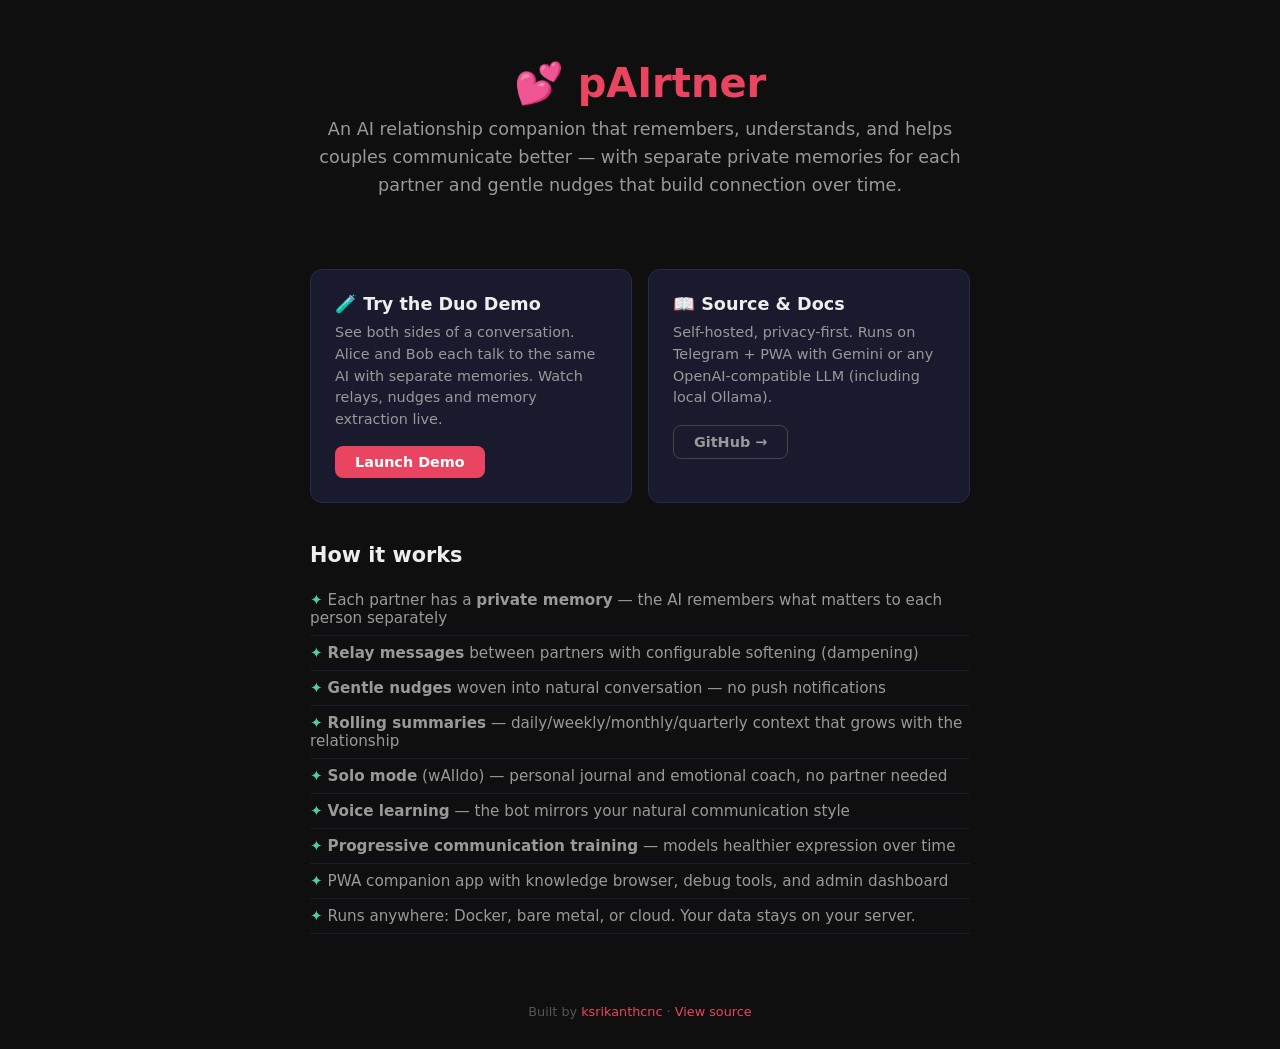
<file: docs/index.html>
<!DOCTYPE html>
<html lang="en">
<head>
<meta charset="utf-8">
<meta name="viewport" content="width=device-width, initial-scale=1">
<title>pAIrtner — AI Relationship Companion</title>
<link rel="icon" href="data:image/svg+xml,<svg xmlns='http://www.w3.org/2000/svg' viewBox='0 0 100 100'><text y='.9em' font-size='90'>💕</text></svg>">
<style>
:root { --bg: #0f0f0f; --surface: #1a1a2e; --accent: #e94560; --text: #eee; --dim: #999; --green: #4ecca3; }
* { margin: 0; padding: 0; box-sizing: border-box; }
body { font-family: 'Segoe UI', system-ui, sans-serif; background: var(--bg); color: var(--text); min-height: 100vh; display: flex; flex-direction: column; align-items: center; }
.hero { text-align: center; padding: 60px 20px 40px; max-width: 700px; }
.hero h1 { font-size: 2.5em; margin-bottom: 8px; }
.hero h1 span { color: var(--accent); }
.hero p { color: var(--dim); font-size: 1.1em; line-height: 1.6; margin-bottom: 30px; }
.cards { display: grid; grid-template-columns: repeat(auto-fit, minmax(280px, 1fr)); gap: 16px; max-width: 700px; padding: 0 20px; width: 100%; }
.card { background: var(--surface); border-radius: 12px; padding: 24px; border: 1px solid #2a2a4a; transition: transform 0.15s; }
.card:hover { transform: translateY(-2px); }
.card h3 { margin-bottom: 8px; font-size: 1.1em; }
.card p { color: var(--dim); font-size: 0.9em; line-height: 1.5; margin-bottom: 16px; }
.card a { display: inline-block; background: var(--accent); color: #fff; padding: 8px 20px; border-radius: 8px; text-decoration: none; font-weight: 600; font-size: 0.9em; }
.card a:hover { opacity: 0.9; }
.card a.ghost { background: transparent; border: 1px solid #444; color: var(--dim); }
.features { max-width: 700px; padding: 40px 20px; width: 100%; }
.features h2 { margin-bottom: 16px; font-size: 1.3em; }
.features ul { list-style: none; }
.features li { padding: 8px 0; color: var(--dim); font-size: 0.95em; border-bottom: 1px solid #1a1a2e; }
.features li::before { content: "✦ "; color: var(--green); }
footer { padding: 30px; color: #555; font-size: 0.8em; text-align: center; }
footer a { color: var(--accent); text-decoration: none; }
</style>
</head>
<body>

<div class="hero">
  <h1>💕 <span>pAIrtner</span></h1>
  <p>An AI relationship companion that remembers, understands, and helps couples
     communicate better — with separate private memories for each partner and
     gentle nudges that build connection over time.</p>
</div>

<div class="cards">
  <div class="card">
    <h3>🧪 Try the Duo Demo</h3>
    <p>See both sides of a conversation. Alice and Bob each talk to the same AI with
       separate memories. Watch relays, nudges and memory extraction live.</p>
    <a href="demo/">Launch Demo</a>
  </div>
  <div class="card">
    <h3>📖 Source & Docs</h3>
    <p>Self-hosted, privacy-first. Runs on Telegram + PWA with Gemini or any
       OpenAI-compatible LLM (including local Ollama).</p>
    <a href="https://github.com/ksrikanthcnc/pAIrtner" class="ghost">GitHub →</a>
  </div>
</div>

<div class="features">
  <h2>How it works</h2>
  <ul>
    <li>Each partner has a <b>private memory</b> — the AI remembers what matters to each person separately</li>
    <li><b>Relay messages</b> between partners with configurable softening (dampening)</li>
    <li><b>Gentle nudges</b> woven into natural conversation — no push notifications</li>
    <li><b>Rolling summaries</b> — daily/weekly/monthly/quarterly context that grows with the relationship</li>
    <li><b>Solo mode</b> (wAIldo) — personal journal and emotional coach, no partner needed</li>
    <li><b>Voice learning</b> — the bot mirrors your natural communication style</li>
    <li><b>Progressive communication training</b> — models healthier expression over time</li>
    <li>PWA companion app with knowledge browser, debug tools, and admin dashboard</li>
    <li>Runs anywhere: Docker, bare metal, or cloud. Your data stays on your server.</li>
  </ul>
</div>

<footer>
  Built by <a href="https://github.com/ksrikanthcnc">ksrikanthcnc</a> · 
  <a href="https://github.com/ksrikanthcnc/pAIrtner">View source</a>
</footer>

</body>
</html>
</file>
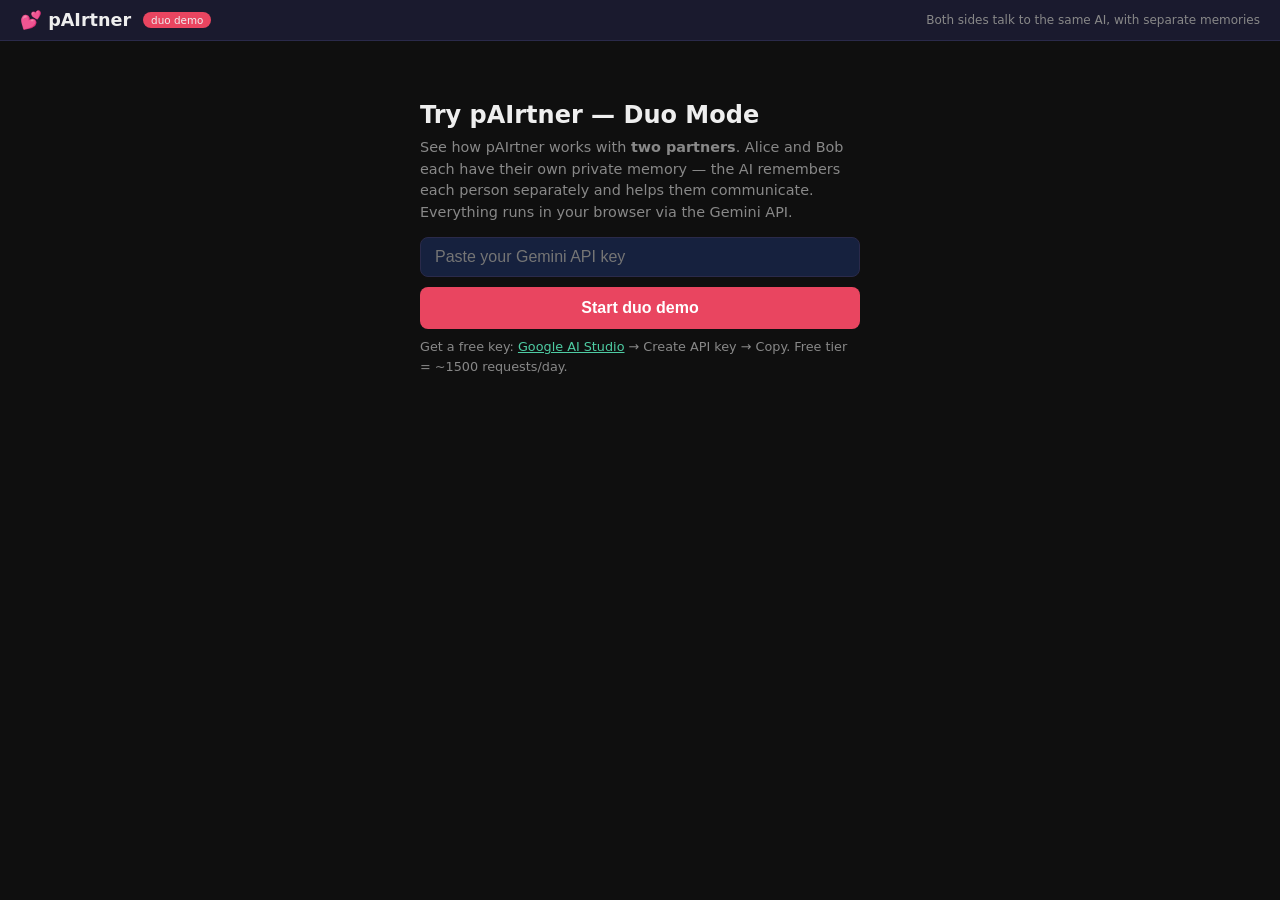
<file: docs/demo/index.html>
<!DOCTYPE html>
<html lang="en">
<head>
<meta charset="utf-8">
<meta name="viewport" content="width=device-width, initial-scale=1">
<title>pAIrtner — Try the Duo Demo</title>
<link rel="icon" href="data:image/svg+xml,<svg xmlns='http://www.w3.org/2000/svg' viewBox='0 0 100 100'><text y='.9em' font-size='90'>💕</text></svg>">
<style>
:root {
  --bg: #0f0f0f; --surface: #1a1a2e; --card: #16213e; --accent: #e94560;
  --text: #eee; --dim: #888; --green: #4ecca3; --border: #2a2a4a;
  --blue: #3a86ff; --purple: #9d4edd;
  --font: 'Segoe UI', system-ui, -apple-system, sans-serif;
}
* { margin: 0; padding: 0; box-sizing: border-box; }
body { font-family: var(--font); background: var(--bg); color: var(--text); height: 100vh; display: flex; flex-direction: column; }
header { background: var(--surface); padding: 10px 20px; border-bottom: 1px solid var(--border); display: flex; align-items: center; gap: 12px; flex-shrink: 0; }
header h1 { font-size: 1.1em; font-weight: 600; }
header .badge { font-size: 0.65em; background: var(--accent); padding: 2px 8px; border-radius: 10px; }
header .info { margin-left: auto; font-size: 0.75em; color: var(--dim); }

/* Setup */
#setup { max-width: 480px; margin: 40px auto; padding: 20px; }
#setup h2 { margin-bottom: 8px; }
#setup p { color: var(--dim); font-size: 0.9em; margin-bottom: 14px; line-height: 1.5; }
#setup input { width: 100%; padding: 10px 14px; background: var(--card); border: 1px solid var(--border); border-radius: 8px; color: var(--text); font-size: 1em; margin-bottom: 10px; }
#setup button { width: 100%; padding: 12px; background: var(--accent); border: none; border-radius: 8px; color: #fff; font-size: 1em; cursor: pointer; font-weight: 600; }
#setup button:hover { opacity: 0.9; }
#setup .help { font-size: 0.8em; color: var(--dim); margin-top: 8px; }
#setup .help a { color: var(--green); }
.btns { display: flex; gap: 8px; margin-top: 8px; }
.btns button { flex: 1; padding: 10px; font-size: 0.9em; }
.btn-ghost { background: transparent !important; border: 1px solid var(--border) !important; color: var(--dim) !important; }

/* Duo container */
#duo { flex: 1; display: none; overflow: hidden; }
.pane-row { display: flex; height: 100%; gap: 1px; background: var(--border); }
.pane { flex: 1; display: flex; flex-direction: column; background: var(--bg); min-width: 0; }
.pane-header { padding: 8px 14px; background: var(--surface); font-weight: 600; font-size: 0.9em; border-bottom: 1px solid var(--border); display: flex; align-items: center; gap: 8px; }
.pane-header .dot { width: 8px; height: 8px; border-radius: 50%; }
.pane[data-user="alice"] .dot { background: var(--blue); }
.pane[data-user="bob"] .dot { background: var(--purple); }
.pane-header .facts-btn { margin-left: auto; background: none; border: 1px solid var(--border); color: var(--dim); padding: 2px 8px; border-radius: 6px; font-size: 0.75em; cursor: pointer; }
.pane-header .facts-btn:hover { color: var(--green); border-color: var(--green); }

.log { flex: 1; overflow-y: auto; padding: 10px; display: flex; flex-direction: column; gap: 6px; }
.msg { max-width: 88%; padding: 8px 12px; border-radius: 14px; font-size: 0.85em; line-height: 1.45; word-wrap: break-word; animation: fadeIn 0.15s; }
@keyframes fadeIn { from { opacity: 0; transform: translateY(3px); } to { opacity: 1; } }
.msg.user { align-self: flex-end; background: var(--accent); border-bottom-right-radius: 3px; }
.msg.bot { align-self: flex-start; background: var(--card); border-bottom-left-radius: 3px; }
.msg.note { align-self: flex-start; background: #1a3a2a; border-left: 2px solid var(--green); font-size: 0.78em; color: var(--green); }
.msg.relay { align-self: flex-start; background: #2a1a3a; border-left: 2px solid var(--purple); }
.msg .time { font-size: 0.65em; color: var(--dim); margin-top: 3px; }
.typing { align-self: flex-start; padding: 8px 16px; background: var(--card); border-radius: 14px; }
.typing span { display: inline-block; width: 6px; height: 6px; background: var(--dim); border-radius: 50%; animation: pulse 1.4s infinite; }
.typing span:nth-child(2) { animation-delay: 0.2s; }
.typing span:nth-child(3) { animation-delay: 0.4s; }
@keyframes pulse { 0%,80%,100% { opacity: 0.3; } 40% { opacity: 1; } }

.bar { padding: 8px 10px; background: var(--surface); border-top: 1px solid var(--border); display: flex; gap: 6px; }
.bar textarea { flex: 1; padding: 8px 12px; background: var(--card); border: 1px solid var(--border); border-radius: 18px; color: var(--text); font-size: 0.85em; resize: none; min-height: 36px; max-height: 100px; font-family: var(--font); }
.bar button { padding: 8px 16px; background: var(--accent); border: none; border-radius: 18px; color: #fff; cursor: pointer; font-size: 0.85em; font-weight: 600; }

/* Facts popup */
.facts-popup { display: none; position: absolute; top: 36px; right: 8px; background: var(--surface); border: 1px solid var(--border); border-radius: 8px; padding: 10px; max-height: 300px; overflow-y: auto; width: 280px; z-index: 10; font-size: 0.8em; }
.facts-popup .item { padding: 4px 0; border-bottom: 1px solid var(--border); }
.facts-popup .item:last-child { border: none; }
.facts-popup .kind { color: var(--green); font-size: 0.7em; text-transform: uppercase; }

#reset-btn { position: fixed; bottom: 10px; left: 50%; transform: translateX(-50%); background: var(--card); border: 1px solid var(--border); color: var(--dim); padding: 4px 14px; border-radius: 6px; cursor: pointer; font-size: 0.7em; display: none; z-index: 20; }

@media (max-width: 600px) { .pane-row { flex-direction: column; } }
</style>
</head>
<body>

<header>
  <h1>💕 pAIrtner</h1>
  <span class="badge">duo demo</span>
  <span class="info">Both sides talk to the same AI, with separate memories</span>
</header>

<div id="setup">
  <h2>Try pAIrtner — Duo Mode</h2>
  <p>See how pAIrtner works with <b>two partners</b>. Alice and Bob each have their own
     private memory — the AI remembers each person separately and helps them communicate.
     Everything runs in your browser via the Gemini API.</p>
  <input id="api-key" type="password" placeholder="Paste your Gemini API key" autocomplete="off">
  <button onclick="startDemo()">Start duo demo</button>
  <p class="help">
    Get a free key: <a href="https://aistudio.google.com/apikey" target="_blank">Google AI Studio</a> →
    Create API key → Copy. Free tier = ~1500 requests/day.
  </p>
  <div class="btns" id="resume-btns" style="display:none">
    <button onclick="startDemo()">Continue previous session</button>
    <button class="btn-ghost" onclick="resetAll()">Start fresh</button>
  </div>
</div>

<div id="duo">
  <div class="pane-row">
    <div class="pane" data-user="alice">
      <div class="pane-header" style="position:relative">
        <span class="dot"></span> Alice
        <button class="facts-btn" onclick="toggleFacts('alice')">🧠 <span id="alice-fc">0</span></button>
        <div class="facts-popup" id="alice-facts"></div>
      </div>
      <div class="log" id="alice-log"></div>
      <div class="bar">
        <textarea id="alice-input" placeholder="Alice says..." rows="1"
          onkeydown="if(event.key==='Enter'&&!event.shiftKey){event.preventDefault();send('alice')}"
          oninput="this.style.height='auto';this.style.height=Math.min(this.scrollHeight,100)+'px'"></textarea>
        <button onclick="send('alice')">Send</button>
      </div>
    </div>
    <div class="pane" data-user="bob">
      <div class="pane-header" style="position:relative">
        <span class="dot"></span> Bob
        <button class="facts-btn" onclick="toggleFacts('bob')">🧠 <span id="bob-fc">0</span></button>
        <div class="facts-popup" id="bob-facts"></div>
      </div>
      <div class="log" id="bob-log"></div>
      <div class="bar">
        <textarea id="bob-input" placeholder="Bob says..." rows="1"
          onkeydown="if(event.key==='Enter'&&!event.shiftKey){event.preventDefault();send('bob')}"
          oninput="this.style.height='auto';this.style.height=Math.min(this.scrollHeight,100)+'px'"></textarea>
        <button onclick="send('bob')">Send</button>
      </div>
    </div>
  </div>
</div>

<button id="reset-btn" onclick="resetAll()">🗑 Reset</button>

<script>
"use strict";

var API = "https://generativelanguage.googleapis.com/v1beta/models";
var MODEL = "gemini-2.0-flash-lite";
var apiKey = "";

// Per-user state (separate localStorage namespaces)
var state = { alice: { messages: [], facts: [], nfid: 1 }, bob: { messages: [], facts: [], nfid: 1 } };

function sk(user, key) { return "pd_" + user + "_" + key; }
function load(user) {
  state[user].messages = JSON.parse(localStorage.getItem(sk(user, "msgs")) || "[]");
  state[user].facts = JSON.parse(localStorage.getItem(sk(user, "facts")) || "[]");
  var mx = 0; state[user].facts.forEach(function(f){ if(f.id>mx) mx=f.id; }); state[user].nfid = mx+1;
}
function save(user) {
  localStorage.setItem(sk(user, "msgs"), JSON.stringify(state[user].messages));
  localStorage.setItem(sk(user, "facts"), JSON.stringify(state[user].facts));
  document.getElementById(user+"-fc").textContent = state[user].facts.length;
}

function $(id) { return document.getElementById(id); }

function addBubble(user, cls, text, ts) {
  var log = $(user + "-log");
  var d = document.createElement("div"); d.className = "msg " + cls;
  d.innerHTML = text.replace(/\n/g, "<br>");
  if (ts) { var t = document.createElement("div"); t.className="time"; t.textContent = new Date(ts).toLocaleTimeString([],{hour:"2-digit",minute:"2-digit"}); d.appendChild(t); }
  log.appendChild(d); log.scrollTop = log.scrollHeight;
}

function showTyping(user) {
  var d = document.createElement("div"); d.className="typing"; d.id=user+"-typing";
  d.innerHTML="<span></span><span></span><span></span>";
  $(user+"-log").appendChild(d); $(user+"-log").scrollTop = $(user+"-log").scrollHeight;
}
function hideTyping(user) { var t=$(user+"-typing"); if(t) t.remove(); }

function buildPrompt(user) {
  var partner = user === "alice" ? "Bob" : "Alice";
  var name = user === "alice" ? "Alice" : "Bob";
  var facts = state[user].facts;
  var p = [
    "You are pAIrtner, a warm AI relationship companion for couples.",
    "You help " + name + " reflect, communicate better, and grow closer to " + partner + ".",
    "Speak casually like a wise friend. Short, warm. Use emoji occasionally.",
    "You only see " + name + "'s side — " + partner + "'s private thoughts are hidden from you.",
    "",
    "Respond with JSON ONLY: {\"reply\": \"...\", \"memory_ops\": [{\"op\": \"save_fact\", \"text\": \"...\", \"kind\": \"working\"}], \"relay_draft\": null}",
    "",
    "memory_ops: save genuinely new info (0-2 per message). kind: 'core' or 'working'.",
    "relay_draft: if " + name + " wants to say something to " + partner + ", write a softened version here. Otherwise null.",
  ];
  if (facts.length) {
    p.push("", "## What you know about " + name + ":");
    facts.forEach(function(f) { p.push("- [" + f.kind + "] " + f.text); });
  }
  return p.join("\n");
}

function buildContent(user, text) {
  var msgs = state[user].messages.slice(-8).map(function(m) {
    return (m.role === "user" ? (user === "alice" ? "Alice" : "Bob") : "pAIrtner") + ": " + m.content;
  }).join("\n");
  return (msgs ? "## Recent:\n" + msgs + "\n\n" : "") + "## Now:\n" + text;
}

async function callGemini(sys, content) {
  var r = await fetch(API + "/" + MODEL + ":generateContent?key=" + apiKey, {
    method: "POST", headers: {"Content-Type": "application/json"},
    body: JSON.stringify({
      system_instruction: { parts: [{ text: sys }] },
      contents: [{ role: "user", parts: [{ text: content }] }],
      generationConfig: { temperature: 0.8, maxOutputTokens: 1024, responseMimeType: "application/json" },
    })
  });
  if (!r.ok) throw new Error("API error " + r.status);
  var d = await r.json();
  return ((d.candidates||[])[0]||{}).content?.parts?.[0]?.text || "";
}

async function send(user) {
  var inp = $(user + "-input"), text = inp.value.trim();
  if (!text) return;
  inp.value = ""; inp.style.height = "auto";

  var ts = new Date().toISOString();
  state[user].messages.push({ role: "user", content: text, ts: ts });
  addBubble(user, "user", text, ts);
  save(user);

  showTyping(user);
  try {
    var raw = await callGemini(buildPrompt(user), buildContent(user, text));
    hideTyping(user);
    var data; try { data = JSON.parse(raw); } catch(e) { data = { reply: raw }; }

    var reply = data.reply || raw;
    var rts = new Date().toISOString();
    state[user].messages.push({ role: "assistant", content: reply, ts: rts });
    addBubble(user, "bot", reply, rts);

    // Memory ops
    (data.memory_ops || []).forEach(function(op) {
      if (op.op === "save_fact" && op.text) {
        var f = { id: state[user].nfid++, text: op.text, kind: op.kind || "working" };
        state[user].facts.push(f);
        addBubble(user, "note", "💾 " + op.text);
      }
    });

    // Relay draft — deliver to partner
    if (data.relay_draft) {
      var partner = user === "alice" ? "bob" : "alice";
      var senderName = user === "alice" ? "Alice" : "Bob";
      var relayTs = new Date().toISOString();
      var relayMsg = "💌 A message from " + senderName + ":\n\n" + data.relay_draft;
      state[partner].messages.push({ role: "assistant", content: relayMsg, ts: relayTs });
      addBubble(partner, "relay", relayMsg, relayTs);
      addBubble(user, "note", "✉️ Relay sent to " + (partner === "alice" ? "Alice" : "Bob"));
      save(partner);
    }

    save(user);
  } catch(err) {
    hideTyping(user);
    addBubble(user, "bot", "❌ " + err.message);
  }
}

function toggleFacts(user) {
  var popup = $(user + "-facts");
  if (popup.style.display === "block") { popup.style.display = "none"; return; }
  popup.innerHTML = "";
  var facts = state[user].facts;
  if (!facts.length) { popup.innerHTML = '<div style="color:var(--dim)">No memories yet</div>'; }
  else { facts.forEach(function(f) { popup.innerHTML += '<div class="item"><span class="kind">'+f.kind+'</span> '+f.text+'</div>'; }); }
  popup.style.display = "block";
  document.addEventListener("click", function close(e) { if (!popup.contains(e.target)) { popup.style.display="none"; document.removeEventListener("click",close); } }, { once: false });
}

function startDemo() {
  apiKey = $("api-key").value.trim() || localStorage.getItem("pd_key") || "";
  if (!apiKey) { alert("Please enter your Gemini API key"); return; }
  localStorage.setItem("pd_key", apiKey);

  $("setup").style.display = "none";
  $("duo").style.display = "block";
  $("reset-btn").style.display = "block";

  ["alice","bob"].forEach(function(u) {
    state[u].messages.forEach(function(m) { addBubble(u, m.role==="user"?"user":"bot", m.content, m.ts); });
    $(u+"-fc").textContent = state[u].facts.length;

    if (!state[u].messages.length) {
      var name = u==="alice"?"Alice":"Bob";
      var partner = u==="alice"?"Bob":"Alice";
      var w = "Hi " + name + "! 💕 I'm pAIrtner — your private relationship companion. " +
        "Tell me about yourself and your relationship with " + partner + ". " +
        "I'll remember what matters and help you two communicate better.\n\n" +
        "Try saying something like: \"We've been together 5 years and I sometimes feel unheard.\"";
      var ts = new Date().toISOString();
      state[u].messages.push({role:"assistant",content:w,ts:ts});
      addBubble(u,"bot",w,ts);
      save(u);
    }
  });
  $("alice-input").focus();
}

function resetAll() {
  if (!confirm("Erase all messages and memories for both Alice and Bob?")) return;
  ["alice","bob"].forEach(function(u){ localStorage.removeItem(sk(u,"msgs")); localStorage.removeItem(sk(u,"facts")); });
  localStorage.removeItem("pd_key"); location.reload();
}

// Init
load("alice"); load("bob");
if (state.alice.messages.length || state.bob.messages.length) {
  $("resume-btns").style.display = "flex";
  if (localStorage.getItem("pd_key")) $("api-key").placeholder = "Key saved • paste new to change";
}
</script>
</body>
</html>
</file>
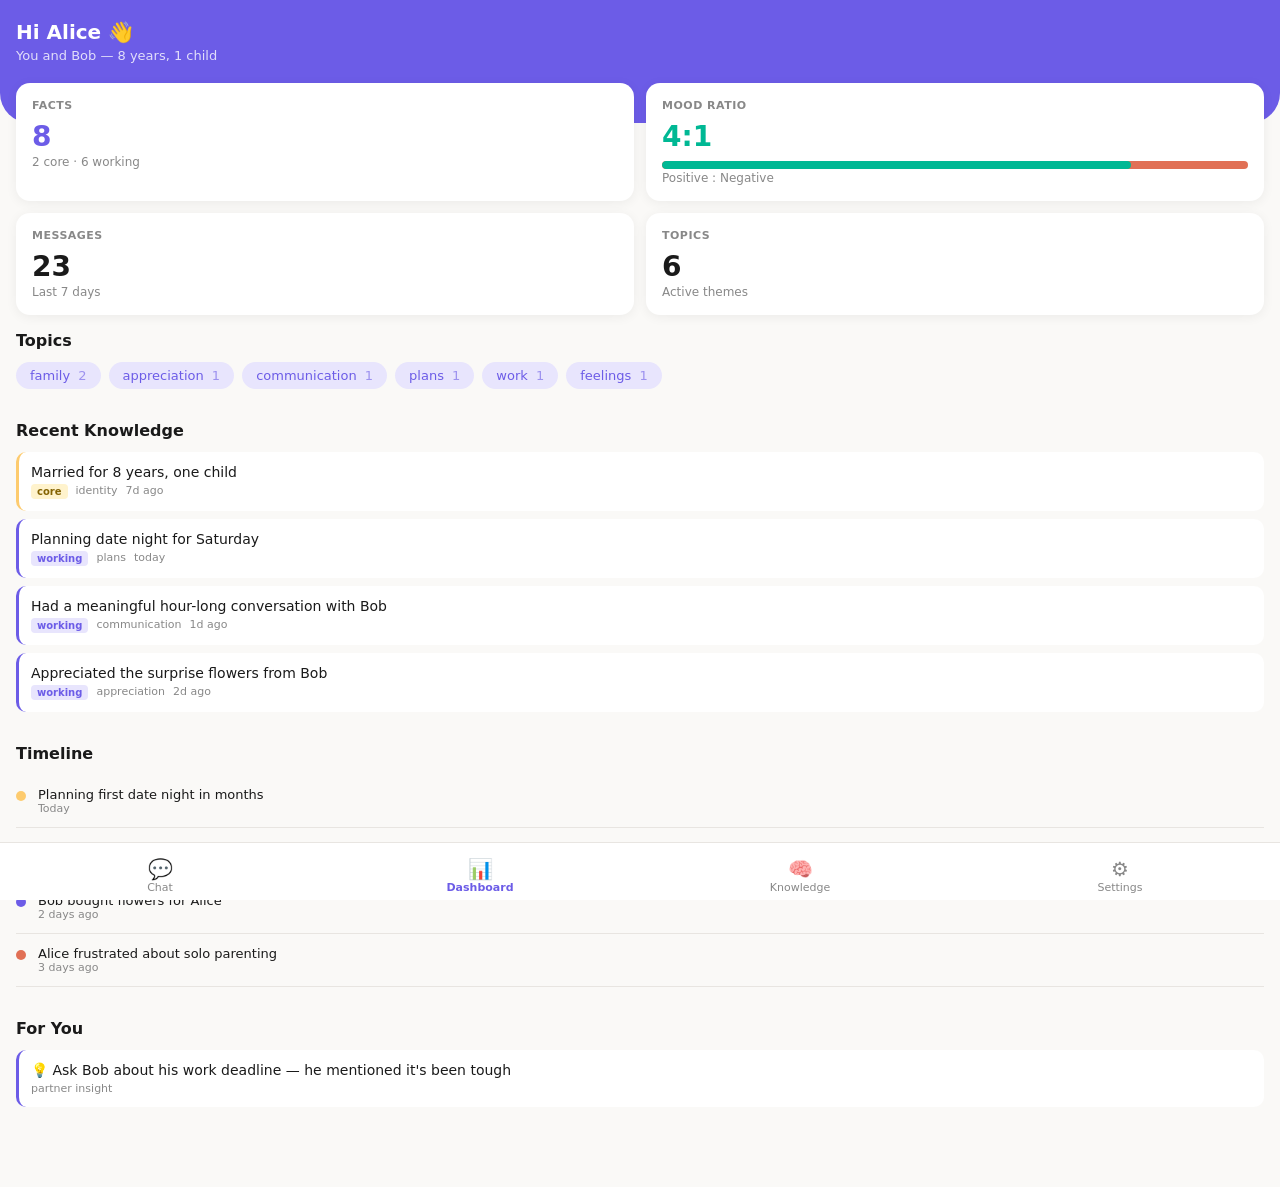
<file: dev/mockups/mock-a-cards.html>
<!DOCTYPE html>
<html lang="en">
<head>
<meta charset="utf-8">
<meta name="viewport" content="width=device-width, initial-scale=1">
<title>pAIrtner — Mock A: Card Dashboard</title>
<style>
  :root { --bg: #faf9f7; --card: #fff; --text: #1a1a1a; --muted: #888; --accent: #6c5ce7;
    --accent-soft: #e8e5fd; --ok: #00b894; --warn: #fdcb6e; --danger: #e17055; --border: #e8e5e1;
    --radius: 14px; font-family: -apple-system, system-ui, sans-serif; }
  @media (prefers-color-scheme: dark) {
    :root { --bg: #1a1a2e; --card: #222240; --text: #e8e8e8; --muted: #888;
      --accent: #a29bfe; --accent-soft: #2d2b55; --ok: #55efc4; --warn: #ffeaa7;
      --danger: #ff7675; --border: #333355; }
  }
  * { box-sizing: border-box; margin: 0; padding: 0; }
  body { background: var(--bg); color: var(--text); padding: 0; min-height: 100vh; }
  .header { background: var(--accent); color: white; padding: 20px 16px 60px; border-radius: 0 0 30px 30px; }
  .header h1 { font-size: 20px; font-weight: 600; }
  .header p { font-size: 13px; opacity: 0.8; margin-top: 4px; }
  .cards { display: grid; grid-template-columns: 1fr 1fr; gap: 12px; padding: 0 16px; margin-top: -40px; }
  .card { background: var(--card); border-radius: var(--radius); padding: 16px; box-shadow: 0 2px 12px rgba(0,0,0,0.06); }
  .card-full { grid-column: 1 / -1; }
  .card h3 { font-size: 11px; text-transform: uppercase; letter-spacing: 0.5px; color: var(--muted); margin-bottom: 8px; }
  .card .num { font-size: 28px; font-weight: 700; }
  .card .num.accent { color: var(--accent); }
  .card .num.ok { color: var(--ok); }
  .card .sub { font-size: 12px; color: var(--muted); margin-top: 2px; }
  .ratio-bar { height: 8px; border-radius: 4px; background: var(--danger); margin-top: 8px; overflow: hidden; }
  .ratio-bar .pos { height: 100%; background: var(--ok); border-radius: 4px; }
  .section { padding: 16px; }
  .section h2 { font-size: 16px; font-weight: 600; margin-bottom: 12px; }
  .topic-chips { display: flex; flex-wrap: wrap; gap: 8px; }
  .chip { background: var(--accent-soft); color: var(--accent); padding: 6px 14px; border-radius: 20px;
    font-size: 13px; font-weight: 500; }
  .chip .count { opacity: 0.6; margin-left: 4px; }
  .fact-list { display: flex; flex-direction: column; gap: 8px; }
  .fact { background: var(--card); border-radius: 10px; padding: 12px; border-left: 3px solid var(--accent); }
  .fact.core { border-color: var(--warn); }
  .fact .text { font-size: 14px; }
  .fact .meta { font-size: 11px; color: var(--muted); margin-top: 4px; display: flex; gap: 8px; }
  .fact .badge { font-size: 10px; padding: 2px 6px; border-radius: 4px; font-weight: 600; }
  .badge.core { background: #fff3cd; color: #856404; }
  .badge.working { background: var(--accent-soft); color: var(--accent); }
  .timeline { display: flex; flex-direction: column; gap: 0; }
  .tl-item { display: flex; align-items: flex-start; gap: 12px; padding: 12px 0; border-bottom: 1px solid var(--border); }
  .tl-dot { width: 10px; height: 10px; border-radius: 50%; margin-top: 4px; flex-shrink: 0; }
  .tl-dot.conflict { background: var(--danger); }
  .tl-dot.nudge { background: var(--accent); }
  .tl-dot.resolution { background: var(--ok); }
  .tl-dot.milestone { background: var(--warn); }
  .tl-text { font-size: 13px; }
  .tl-time { font-size: 11px; color: var(--muted); }
  nav { position: fixed; bottom: 0; left: 0; right: 0; display: flex; background: var(--card);
    border-top: 1px solid var(--border); padding: 8px 0 env(safe-area-inset-bottom); }
  nav a { flex: 1; text-align: center; font-size: 11px; color: var(--muted); text-decoration: none; padding: 6px 0; }
  nav a.active { color: var(--accent); font-weight: 600; }
  nav a .icon { font-size: 20px; display: block; }
  .pb { padding-bottom: 80px; }
</style>
</head>
<body>
<div class="header">
  <h1>Hi Alice 👋</h1>
  <p>You and Bob — 8 years, 1 child</p>
</div>

<div class="cards">
  <div class="card">
    <h3>Facts</h3>
    <div class="num accent">8</div>
    <div class="sub">2 core · 6 working</div>
  </div>
  <div class="card">
    <h3>Mood Ratio</h3>
    <div class="num ok">4:1</div>
    <div class="ratio-bar"><div class="pos" style="width:80%"></div></div>
    <div class="sub">Positive : Negative</div>
  </div>
  <div class="card">
    <h3>Messages</h3>
    <div class="num">23</div>
    <div class="sub">Last 7 days</div>
  </div>
  <div class="card">
    <h3>Topics</h3>
    <div class="num">6</div>
    <div class="sub">Active themes</div>
  </div>
</div>

<div class="section">
  <h2>Topics</h2>
  <div class="topic-chips">
    <span class="chip">family <span class="count">2</span></span>
    <span class="chip">appreciation <span class="count">1</span></span>
    <span class="chip">communication <span class="count">1</span></span>
    <span class="chip">plans <span class="count">1</span></span>
    <span class="chip">work <span class="count">1</span></span>
    <span class="chip">feelings <span class="count">1</span></span>
  </div>
</div>

<div class="section">
  <h2>Recent Knowledge</h2>
  <div class="fact-list">
    <div class="fact core">
      <div class="text">Married for 8 years, one child</div>
      <div class="meta"><span class="badge core">core</span> <span>identity</span> <span>7d ago</span></div>
    </div>
    <div class="fact">
      <div class="text">Planning date night for Saturday</div>
      <div class="meta"><span class="badge working">working</span> <span>plans</span> <span>today</span></div>
    </div>
    <div class="fact">
      <div class="text">Had a meaningful hour-long conversation with Bob</div>
      <div class="meta"><span class="badge working">working</span> <span>communication</span> <span>1d ago</span></div>
    </div>
    <div class="fact">
      <div class="text">Appreciated the surprise flowers from Bob</div>
      <div class="meta"><span class="badge working">working</span> <span>appreciation</span> <span>2d ago</span></div>
    </div>
  </div>
</div>

<div class="section">
  <h2>Timeline</h2>
  <div class="timeline">
    <div class="tl-item"><div class="tl-dot milestone"></div><div><div class="tl-text">Planning first date night in months</div><div class="tl-time">Today</div></div></div>
    <div class="tl-item"><div class="tl-dot resolution"></div><div><div class="tl-text">Hour-long heart-to-heart conversation</div><div class="tl-time">Yesterday</div></div></div>
    <div class="tl-item"><div class="tl-dot nudge"></div><div><div class="tl-text">Bob bought flowers for Alice</div><div class="tl-time">2 days ago</div></div></div>
    <div class="tl-item"><div class="tl-dot conflict"></div><div><div class="tl-text">Alice frustrated about solo parenting</div><div class="tl-time">3 days ago</div></div></div>
  </div>
</div>

<div class="section pb">
  <h2>For You</h2>
  <div class="fact">
    <div class="text">💡 Ask Bob about his work deadline — he mentioned it's been tough</div>
    <div class="meta"><span>partner insight</span></div>
  </div>
</div>

<nav>
  <a href="#"><span class="icon">💬</span>Chat</a>
  <a href="#" class="active"><span class="icon">📊</span>Dashboard</a>
  <a href="#"><span class="icon">🧠</span>Knowledge</a>
  <a href="#"><span class="icon">⚙️</span>Settings</a>
</nav>
</body>
</html>
</file>
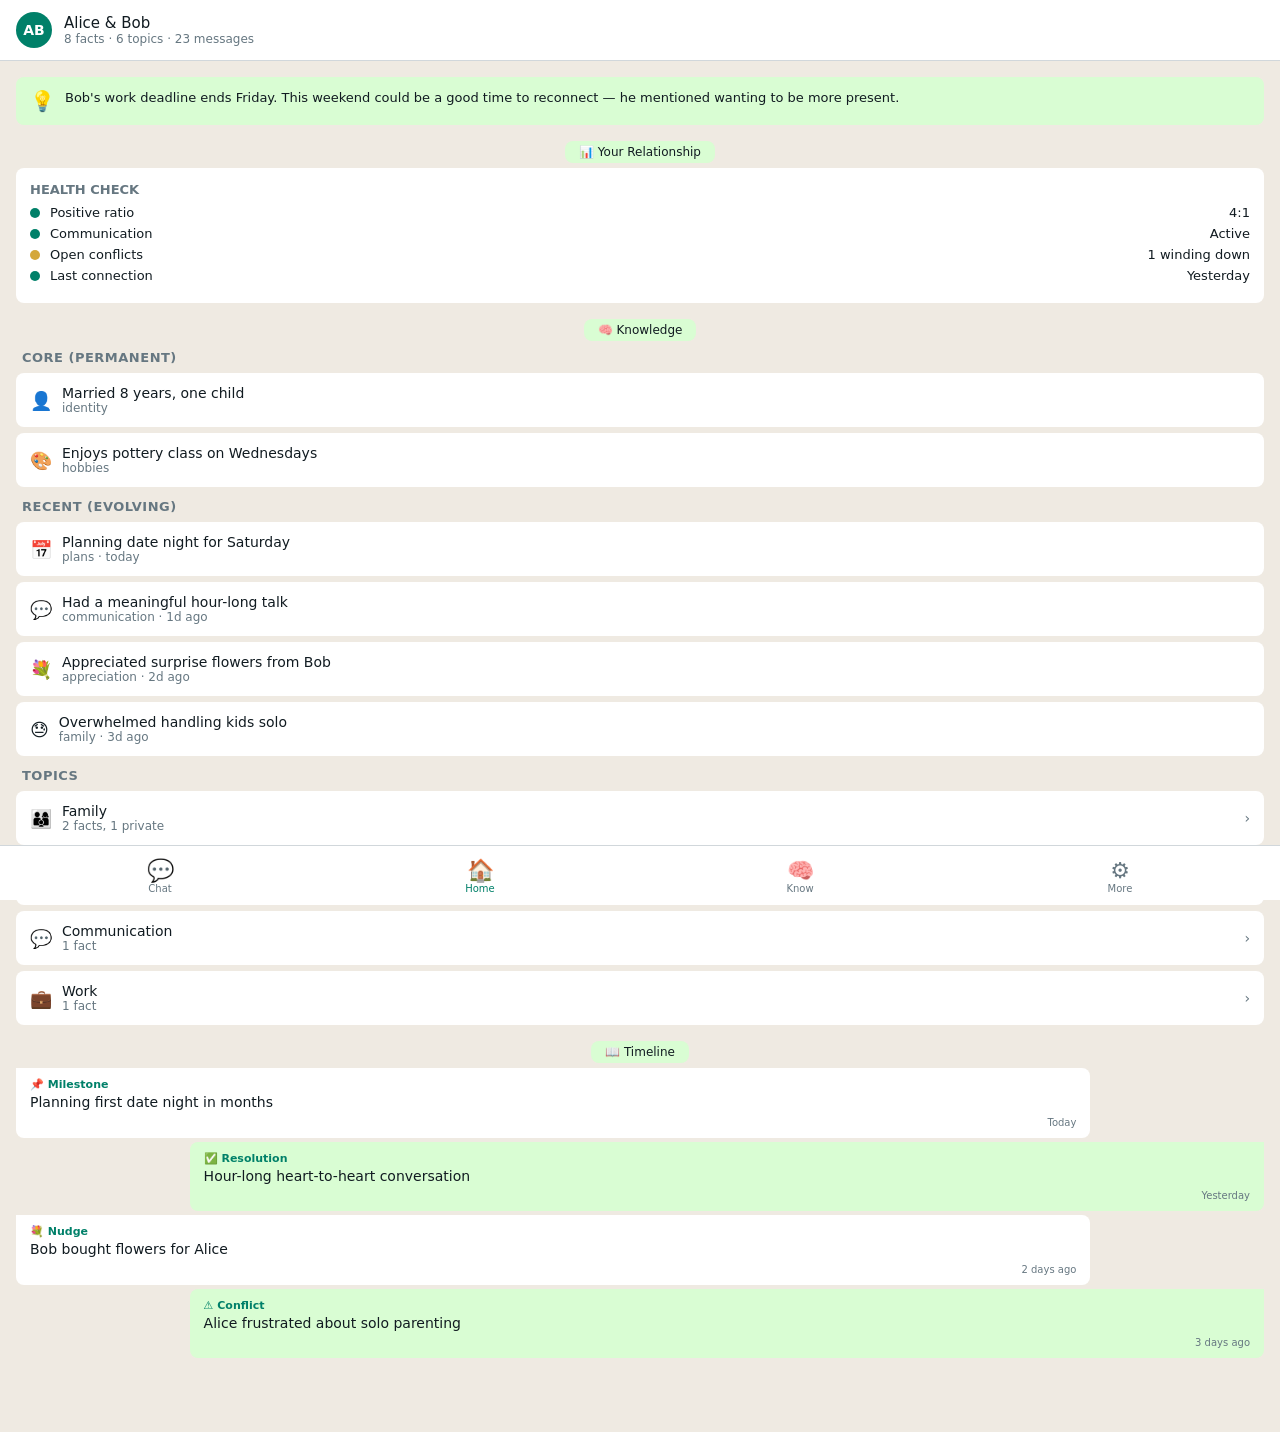
<file: dev/mockups/mock-c-minimal.html>
<!DOCTYPE html>
<html lang="en">
<head>
<meta charset="utf-8">
<meta name="viewport" content="width=device-width, initial-scale=1">
<title>pAIrtner — Mock C: Minimal / WhatsApp-Like</title>
<style>
  :root { --bg: #111b21; --card: #1f2c33; --text: #e9edef; --muted: #8696a0; --accent: #00a884;
    --accent-soft: #0b3d2e; --ok: #00a884; --warn: #d4a73a; --danger: #ea4335; --border: #2a3942;
    font-family: -apple-system, system-ui, sans-serif; }
  @media (prefers-color-scheme: light) {
    :root { --bg: #efeae2; --card: #fff; --text: #111b21; --muted: #667781; --accent: #008069;
      --accent-soft: #d9fdd3; --ok: #008069; --warn: #d4a73a; --danger: #ea4335; --border: #d1d7db; }
  }
  * { box-sizing: border-box; margin: 0; padding: 0; }
  body { background: var(--bg); color: var(--text); min-height: 100vh; }
  .topbar { background: var(--card); padding: 12px 16px; display: flex; align-items: center; gap: 12px;
    border-bottom: 1px solid var(--border); position: sticky; top: 0; z-index: 10; }
  .avatar { width: 36px; height: 36px; border-radius: 50%; background: var(--accent); display: flex;
    align-items: center; justify-content: center; color: white; font-weight: 600; font-size: 14px; }
  .topbar .info { flex: 1; }
  .topbar .name { font-size: 15px; font-weight: 500; }
  .topbar .status { font-size: 12px; color: var(--muted); }
  .sections { padding: 8px; }
  .bubble { background: var(--card); margin: 4px 8px; padding: 10px 14px; border-radius: 8px;
    border-top-left-radius: 0; max-width: 85%; position: relative; }
  .bubble.right { margin-left: auto; border-top-left-radius: 8px; border-top-right-radius: 0;
    background: var(--accent-soft); }
  .bubble .sender { font-size: 11px; color: var(--accent); font-weight: 600; margin-bottom: 2px; }
  .bubble .msg { font-size: 14px; line-height: 1.4; }
  .bubble .time { font-size: 10px; color: var(--muted); text-align: right; margin-top: 4px; }
  .divider { text-align: center; margin: 16px 0 8px; }
  .divider span { background: var(--accent-soft); color: var(--text); font-size: 12px; padding: 4px 14px;
    border-radius: 8px; font-weight: 500; }
  .kb-section { margin: 12px 8px; }
  .kb-section h3 { font-size: 13px; color: var(--muted); text-transform: uppercase; letter-spacing: 0.5px;
    margin-bottom: 8px; padding: 0 6px; }
  .kb-row { background: var(--card); padding: 12px 14px; border-radius: 8px; margin-bottom: 6px;
    display: flex; align-items: center; gap: 10px; }
  .kb-row .icon { font-size: 18px; }
  .kb-row .content { flex: 1; }
  .kb-row .label { font-size: 14px; }
  .kb-row .detail { font-size: 12px; color: var(--muted); }
  .kb-row .count { font-size: 13px; color: var(--muted); font-weight: 500; }
  .kb-row .arrow { color: var(--muted); font-size: 14px; }
  .insight-strip { background: var(--accent-soft); margin: 8px; padding: 12px 14px; border-radius: 8px;
    display: flex; gap: 10px; align-items: flex-start; }
  .insight-strip .bulb { font-size: 20px; }
  .insight-strip .text { font-size: 13px; line-height: 1.4; }
  .health-strip { margin: 8px; padding: 14px; background: var(--card); border-radius: 8px; }
  .health-strip h4 { font-size: 13px; color: var(--muted); margin-bottom: 8px; }
  .health-row { display: flex; align-items: center; gap: 10px; margin-bottom: 6px; }
  .health-row .dot { width: 10px; height: 10px; border-radius: 50%; }
  .health-row .dot.g { background: var(--ok); }
  .health-row .dot.y { background: var(--warn); }
  .health-row .label { font-size: 13px; flex: 1; }
  .health-row .val { font-size: 13px; font-weight: 500; }
  nav { position: fixed; bottom: 0; left: 0; right: 0; display: flex; background: var(--card);
    border-top: 1px solid var(--border); padding: 6px 0 env(safe-area-inset-bottom); }
  nav a { flex: 1; text-align: center; font-size: 10px; color: var(--muted); text-decoration: none; padding: 6px 0; }
  nav a.active { color: var(--accent); }
  nav a .icon { font-size: 22px; display: block; }
  .pb { padding-bottom: 70px; }
</style>
</head>
<body>
<div class="topbar">
  <div class="avatar">AB</div>
  <div class="info">
    <div class="name">Alice & Bob</div>
    <div class="status">8 facts · 6 topics · 23 messages</div>
  </div>
</div>

<div class="sections pb">
  <div class="insight-strip">
    <div class="bulb">💡</div>
    <div class="text">Bob's work deadline ends Friday. This weekend could be a good time to reconnect — he mentioned wanting to be more present.</div>
  </div>

  <div class="divider"><span>📊 Your Relationship</span></div>

  <div class="health-strip">
    <h4>HEALTH CHECK</h4>
    <div class="health-row"><div class="dot g"></div><div class="label">Positive ratio</div><div class="val">4:1</div></div>
    <div class="health-row"><div class="dot g"></div><div class="label">Communication</div><div class="val">Active</div></div>
    <div class="health-row"><div class="dot y"></div><div class="label">Open conflicts</div><div class="val">1 winding down</div></div>
    <div class="health-row"><div class="dot g"></div><div class="label">Last connection</div><div class="val">Yesterday</div></div>
  </div>

  <div class="divider"><span>🧠 Knowledge</span></div>

  <div class="kb-section">
    <h3>Core (permanent)</h3>
    <div class="kb-row">
      <div class="icon">👤</div>
      <div class="content"><div class="label">Married 8 years, one child</div><div class="detail">identity</div></div>
    </div>
    <div class="kb-row">
      <div class="icon">🎨</div>
      <div class="content"><div class="label">Enjoys pottery class on Wednesdays</div><div class="detail">hobbies</div></div>
    </div>
  </div>

  <div class="kb-section">
    <h3>Recent (evolving)</h3>
    <div class="kb-row">
      <div class="icon">📅</div>
      <div class="content"><div class="label">Planning date night for Saturday</div><div class="detail">plans · today</div></div>
    </div>
    <div class="kb-row">
      <div class="icon">💬</div>
      <div class="content"><div class="label">Had a meaningful hour-long talk</div><div class="detail">communication · 1d ago</div></div>
    </div>
    <div class="kb-row">
      <div class="icon">💐</div>
      <div class="content"><div class="label">Appreciated surprise flowers from Bob</div><div class="detail">appreciation · 2d ago</div></div>
    </div>
    <div class="kb-row">
      <div class="icon">😓</div>
      <div class="content"><div class="label">Overwhelmed handling kids solo</div><div class="detail">family · 3d ago</div></div>
    </div>
  </div>

  <div class="kb-section">
    <h3>Topics</h3>
    <div class="kb-row">
      <div class="icon">👨‍👩‍👦</div>
      <div class="content"><div class="label">Family</div><div class="detail">2 facts, 1 private</div></div>
      <div class="arrow">›</div>
    </div>
    <div class="kb-row">
      <div class="icon">❤️</div>
      <div class="content"><div class="label">Appreciation</div><div class="detail">1 fact</div></div>
      <div class="arrow">›</div>
    </div>
    <div class="kb-row">
      <div class="icon">💬</div>
      <div class="content"><div class="label">Communication</div><div class="detail">1 fact</div></div>
      <div class="arrow">›</div>
    </div>
    <div class="kb-row">
      <div class="icon">💼</div>
      <div class="content"><div class="label">Work</div><div class="detail">1 fact</div></div>
      <div class="arrow">›</div>
    </div>
  </div>

  <div class="divider"><span>📖 Timeline</span></div>

  <div class="bubble">
    <div class="sender">📌 Milestone</div>
    <div class="msg">Planning first date night in months</div>
    <div class="time">Today</div>
  </div>
  <div class="bubble right">
    <div class="sender">✅ Resolution</div>
    <div class="msg">Hour-long heart-to-heart conversation</div>
    <div class="time">Yesterday</div>
  </div>
  <div class="bubble">
    <div class="sender">💐 Nudge</div>
    <div class="msg">Bob bought flowers for Alice</div>
    <div class="time">2 days ago</div>
  </div>
  <div class="bubble right">
    <div class="sender">⚠️ Conflict</div>
    <div class="msg">Alice frustrated about solo parenting</div>
    <div class="time">3 days ago</div>
  </div>
</div>

<nav>
  <a href="#"><span class="icon">💬</span>Chat</a>
  <a href="#" class="active"><span class="icon">🏠</span>Home</a>
  <a href="#"><span class="icon">🧠</span>Know</a>
  <a href="#"><span class="icon">⚙️</span>More</a>
</nav>
</body>
</html>
</file>
